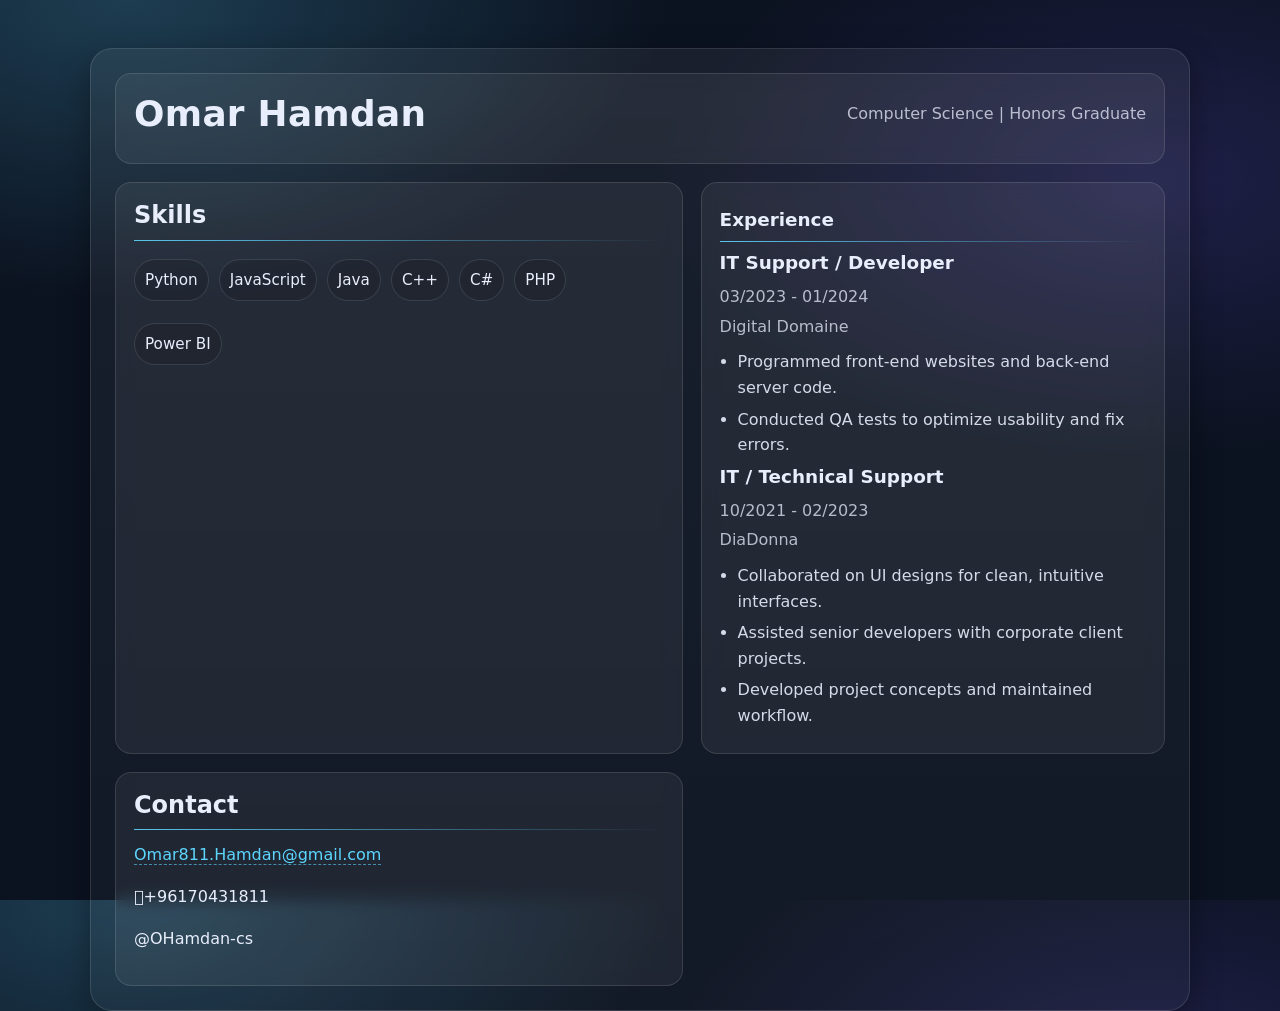
<file: SoftGrowTech/Personal Portfolio/index.html>
<!doctype html>
<html lang="en">
  <head>
    <meta charset="UTF-8" />
    <meta name="viewport" content="width=device-width, initial-scale=1.0" />
    <title>Personal Portfolio</title>
    <link rel="stylesheet" href="style.css" />
  </head>
  <body>
    <section class="my_info">
      <div>
        <h1>Omar Hamdan</h1>
        <h2>Computer Science | Honors Graduate</h2>
        
      </div>
      <div class="skills">
        <h1>
          Skills
          <hr />
        </h1>
        <ul>
          <li>Python</li>
          <li>JavaScript</li>
          <li>Java</li>
          <li>C++</li>
          <li>C#</li>
          <li>PHP</li>
          <li>Power BI</li>
        </ul>
      </div>
      <div class="experience">
        <h1>
          Experience
          <hr />
        </h1>
        <h1>IT Support / Developer</h1>
        <p>03/2023 - 01/2024</p>
        <p>Digital Domaine</p>

        <ul>
          <li>Programmed front-end websites and back-end server code.</li>
          <li>Conducted QA tests to optimize usability and fix errors.</li>
        </ul>

        <h1>IT / Technical Support</h1>
        <p>10/2021 - 02/2023</p>
        <p>DiaDonna</p>
        <ul>
          <li>Collaborated on UI designs for clean, intuitive interfaces.</li>
          <li>Assisted senior developers with corporate client projects.</li>
          <li>Developed project concepts and maintained workflow.</li>
        </ul>
      </div>
      <div class="contact">
        <h1>
          Contact
          <hr />
        </h1>

        <ul>
          <li>
            <a href="mailto:Omar811.Hamdan@gmail.com"
              >Omar811.Hamdan@gmail.com</a
            >
          </li>
          <li><p>&#xf095;+96170431811</p></li>
          <li><p>@OHamdan-cs</p></li>
        </ul>
      </div>
    </section>
  </body>
</html>
</file>
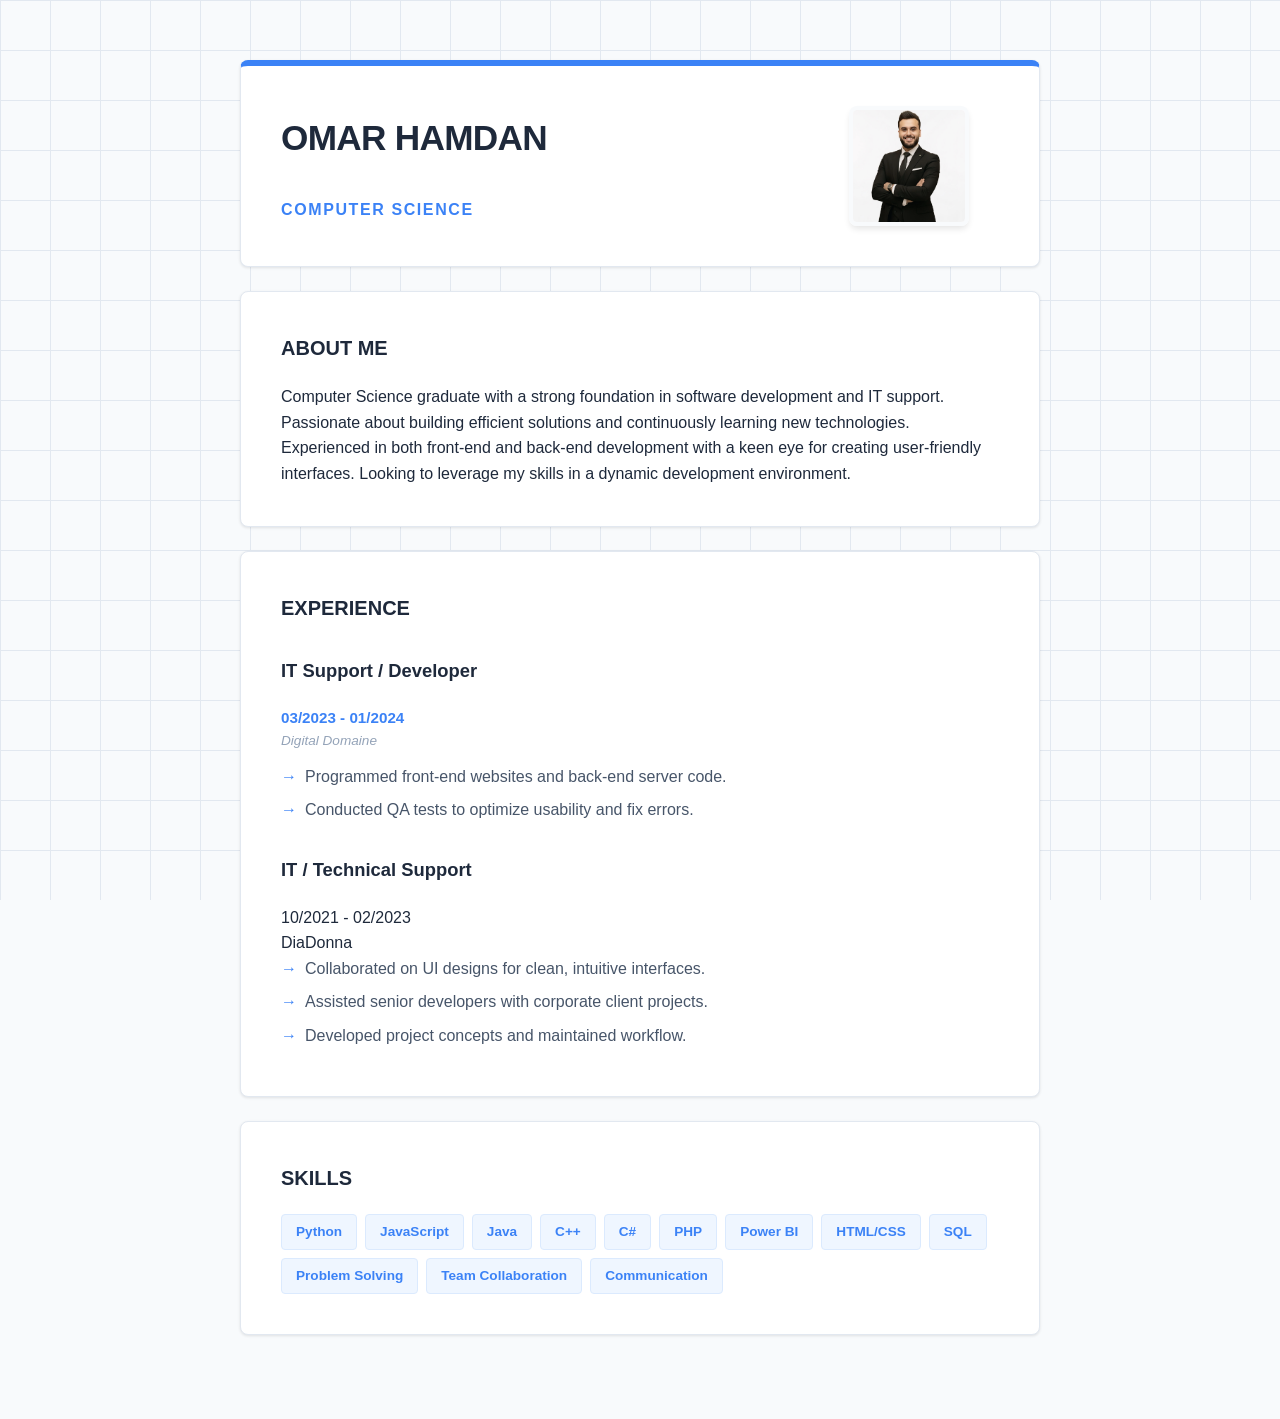
<file: SoftGrowTech/Resume Website Project/index.html>
<!DOCTYPE html>
<html lang="en">
<head>
    <meta charset="UTF-8">
    <meta name="viewport" content="width=device-width, initial-scale=1.0">
    <title>Omar Hamdan - Resume</title>
    <link rel="stylesheet" href="style.css">
</head>
<body>
    <header>
        <h1>Omar Hamdan</h1>
        <h2>Computer Science</h2>
        <img src="images/headshot.jpg" alt="Omar Hamdan">
    </header>
    
    <section class="about">
        <h1>
          About Me
          <hr />
        </h1>
        <p>
            Computer Science graduate with a strong foundation in software development and IT support. 
            Passionate about building efficient solutions and continuously learning new technologies. 
            Experienced in both front-end and back-end development with a keen eye for creating 
            user-friendly interfaces. Looking to leverage my skills in a dynamic development environment.
        </p>
    </section>

    <div class="experience">
        <h1>
          Experience
          <hr />
        </h1>
        <h1>IT Support / Developer</h1>
        <p>03/2023 - 01/2024</p>
        <p>Digital Domaine</p>

        <ul>
          <li>Programmed front-end websites and back-end server code.</li>
          <li>Conducted QA tests to optimize usability and fix errors.</li>
        </ul>

        <h1>IT / Technical Support</h1>
        <p>10/2021 - 02/2023</p>
        <p>DiaDonna</p>
        <ul>
          <li>Collaborated on UI designs for clean, intuitive interfaces.</li>
          <li>Assisted senior developers with corporate client projects.</li>
          <li>Developed project concepts and maintained workflow.</li>
        </ul>
      </div>
      
      <div class="skills">
        <h1>
          Skills
          <hr />
        </h1>
        <ul>
          <li>Python</li>
          <li>JavaScript</li>
          <li>Java</li>
          <li>C++</li>
          <li>C#</li>
          <li>PHP</li>
          <li>Power BI</li>
          <li>HTML/CSS</li>
          <li>SQL</li>
          <li>Problem Solving</li>
          <li>Team Collaboration</li>
          <li>Communication</li>
        </ul>
      </div>
</body>
</html>
</file>
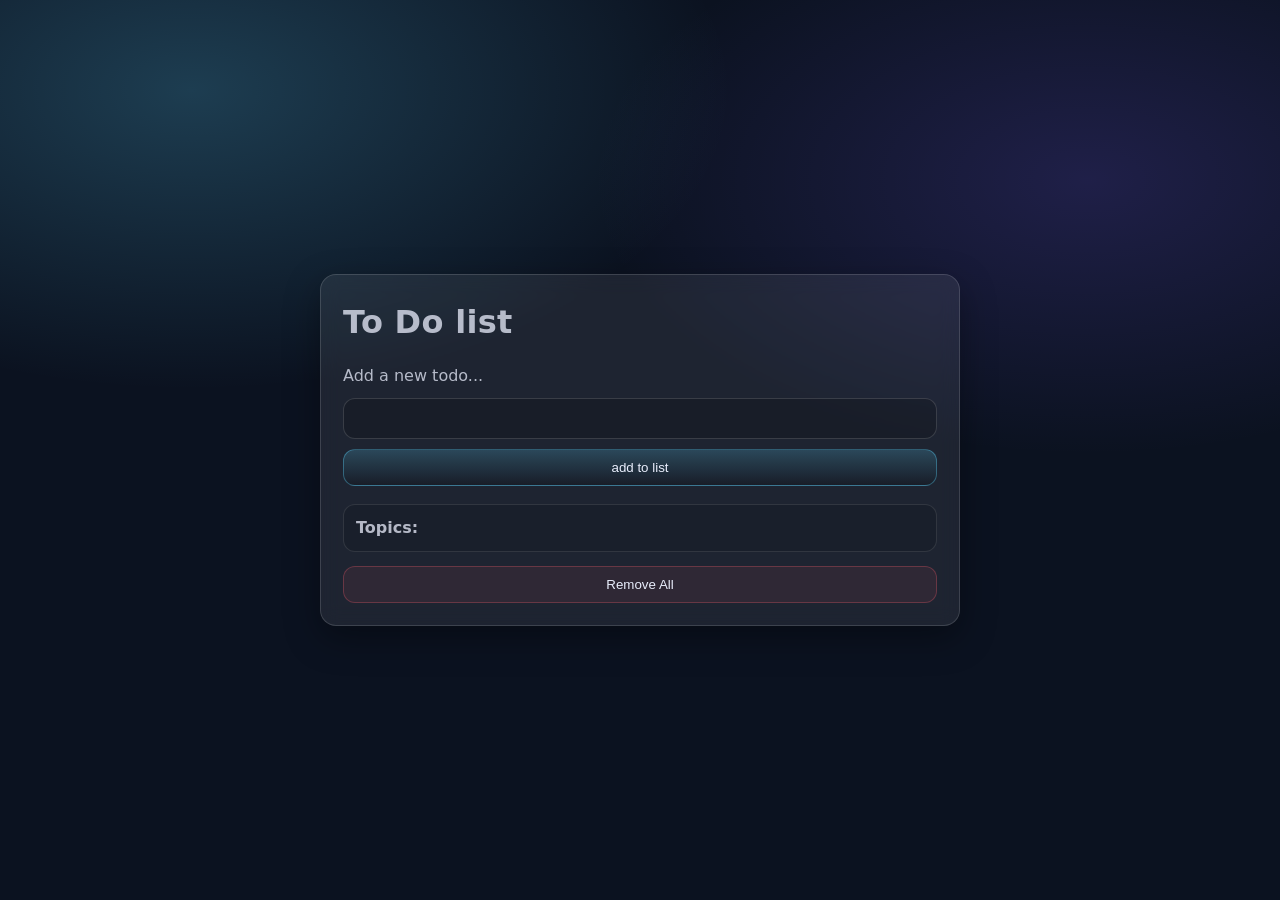
<file: SoftGrowTech/To do list/index.html>
<!DOCTYPE html>
<html lang="en">
<head>
    <meta charset="UTF-8">
    <meta name="viewport" content="width=device-width, initial-scale=1.0">
    <title>To Do List</title>
    <link rel="stylesheet" href="style.css">
</head>
<body>
    <div class="container">
       <h1>To Do list</h1>
    Add a new todo... <br><input type='text' id = 'idea' />
<input type='button' value = 'add to list' id = 'add'>

<ul id= 'list'> 
 <li><b>Topics:</b></li> 
</ul>
<button onclick="RemoveAllTodos()">Remove All</button>

    </div>
   
<script type="text/javascript">
    // Save todos to localStorage
    function saveTodos() {
        var list = document.getElementById('list');
        var items = list.getElementsByTagName('li');
        var todoArray = [];
        
        // Start from index 1 to skip the "Topics:" header
        for (var i = 1; i < items.length; i++) {
            var li = items[i];
            var text = li.querySelector('.todo-text').textContent;
            var done = li.classList.contains('done') ? '1' : '0';
            todoArray.push(text + '::' + done);
        }
        
        localStorage.setItem('todos', todoArray.join('|'));
    }

    // Load saved todos when page loads
    function loadTodos() {
        var storedTodos = localStorage.getItem('todos');
        if (!storedTodos) return;

        var todoArray = storedTodos.split('|');
        for (var i = 0; i < todoArray.length; i++) {
            if (todoArray[i] === '') continue;

            var parts = todoArray[i].split('::');
            var text = parts[0];
            var done = parts[1] === '1';

            addTodoToList(text);

            // mark last added as done if needed
            var list = document.getElementById('list');
            var lastLi = list.lastElementChild;
            if (done) lastLi.classList.add('done');
        }
    }

   function addTodoToList(text) {
  var list = document.getElementById('list');
  var li = document.createElement('li');

  li.innerHTML =
    '<span class="todo-text">' + text + '</span>' +
    ' <button onclick="toggleDone(this)">Done</button>' +
    ' <button onclick="removeTodo(this)">X</button>';

  list.appendChild(li);
}
function toggleDone(button){
  var li = button.parentNode;
  li.classList.toggle('done');
  saveTodos(); // so it persists
}

    document.getElementById('add').onclick = function() {
        var text = document.getElementById('idea').value;
        
        if (text !== '') {
            addTodoToList(text);
            
            // Clear input field
            document.getElementById('idea').value = '';
            
            // Save to localStorage
            saveTodos();
        }
    }

    // Remove individual todo
    function removeTodo(button) {
        var li = button.parentNode;
        li.parentNode.removeChild(li);
        saveTodos();
    }

    // Remove all todos
    function RemoveAllTodos(){
        var list = document.getElementById('list');
        // Remove all li elements except the first one (Topics)
        var items = list.getElementsByTagName('li');
        while (items.length > 1) {
            list.removeChild(items[1]);
        }
        // Clear localStorage
        localStorage.removeItem('todos');
    }

    // Load todos when page loads
    loadTodos();
   
</script>
</body>
</html>
</file>
<file: SoftGrowTech/Personal Portfolio/style.css>
/* style.css */
:root{
  --bg: #0b1220;
  --surface: #0f1a2e;
  --card: rgba(255,255,255,0.06);
  --border: rgba(255,255,255,0.12);
  --text: #e9eefc;
  --muted: rgba(233,238,252,0.75);
  --accent: #5dd6ff;
  --shadow: 0 10px 30px rgba(0,0,0,0.35);
  --radius: 16px;
}

*{ box-sizing: border-box; }
html,body{ height: 100%; }

body{
  margin: 0;
  font-family: system-ui, -apple-system, Segoe UI, Roboto, Arial, sans-serif;
  background: radial-gradient(900px 500px at 10% 0%, rgba(93,214,255,0.22), transparent 60%),
              radial-gradient(900px 500px at 90% 20%, rgba(123,92,255,0.18), transparent 55%),
              var(--bg);
  color: var(--text);
  line-height: 1.6;
}

/* Main layout */
.my_info{
  width: min(1100px, 92vw);
  margin: 48px auto;
  padding: 24px;
  border: 1px solid var(--border);
  border-radius: calc(var(--radius) + 6px);
  background: linear-gradient(180deg, rgba(255,255,255,0.06), rgba(255,255,255,0.03));
  box-shadow: var(--shadow);

  display: grid;
  grid-template-columns: 1.1fr 0.9fr;
  gap: 18px;
}

/* Card styling for each block */
.my_info > div{
  background: var(--card);
  border: 1px solid var(--border);
  border-radius: var(--radius);
  padding: 18px 18px;
  backdrop-filter: blur(8px);
}

/* Make the intro span full width */
.my_info > div:first-child{
  grid-column: 1 / -1;
  display: flex;
  align-items: center;
  justify-content: space-between;
  gap: 16px;
}

/* Headings */
h1,h2{ margin: 0 0 10px; line-height: 1.2; }

.my_info > div:first-child h1{
  font-size: clamp(1.8rem, 2.8vw, 2.4rem);
  letter-spacing: 0.3px;
}
.my_info > div:first-child h2{
  font-size: 1rem;
  color: var(--muted);
  font-weight: 500;
}

/* Horizontal rule inside headings */
h1 hr{
  border: none;
  height: 1px;
  margin: 10px 0 6px;
  background: linear-gradient(90deg, var(--accent), transparent);
  opacity: 0.9;
}

/* Image placeholder */
img{
  width: 120px;
  height: 120px;
  object-fit: cover;
  border-radius: 999px;
  border: 2px solid rgba(93,214,255,0.45);
  background: rgba(255,255,255,0.08);
}

/* Lists */
ul{
  margin: 10px 0 0;
  padding-left: 18px;
}
li{ margin: 6px 0; color: var(--text); }

/* Skills as tags */
.skills ul{
  list-style: none;
  padding-left: 0;
  display: flex;
  flex-wrap: wrap;
  gap: 10px;
  margin-top: 12px;
}
.skills li{
  padding: 8px 10px;
  border-radius: 999px;
  border: 1px solid var(--border);
  background: rgba(0,0,0,0.12);
  color: var(--text);
  font-size: 0.95rem;
}

/* Experience text */
.experience h1{
  font-size: 1.15rem;
  margin-top: 8px;
}
.experience p{
  margin: 4px 0;
  color: var(--muted);
}
.experience ul{
  margin-top: 10px;
}
.experience ul li{
  color: rgba(233,238,252,0.9);
}

/* Contact */
.contact ul{
  list-style: none;
  padding-left: 0;
  margin-top: 12px;
}
.contact li{
  margin: 10px 0;
}
.contact a{
  color: var(--accent);
  text-decoration: none;
  border-bottom: 1px dashed rgba(93,214,255,0.6);
}
.contact a:hover{
  border-bottom-style: solid;
}

/* Responsive */
@media (max-width: 820px){
  .my_info{
    grid-template-columns: 1fr;
    padding: 16px;
  }
  .my_info > div:first-child{
    flex-direction: column;
    align-items: flex-start;
  }
  img{
    width: 96px;
    height: 96px;
  }
}
</file>
<file: SoftGrowTech/Resume Website Project/style.css>
/* CSS Variables - Student Professional Theme */
:root {
    --bg-primary: #f8fafc;
    --bg-secondary: #ffffff;
    --bg-card: #ffffff;
    --text-primary: #1e293b;
    --text-secondary: #475569;
    --text-muted: #94a3b8;
    --accent-primary: #3b82f6; /* Trusting Blue */
    --accent-secondary: #10b981; /* Growth Green */
    --border-color: #e2e8f0;
    --shadow-sm: 0 1px 3px rgba(0,0,0,0.1);
    --shadow-md: 0 4px 6px -1px rgba(0,0,0,0.1);
    --font-main: 'Inter', -apple-system, BlinkMacSystemFont, sans-serif;
    --radius-sm: 4px;
    --radius-md: 8px;
    --radius-lg: 12px;
}

/* Reset & Base */
* {
    box-sizing: border-box;
    margin: 0;
    padding: 0;
}

body {
    font-family: var(--font-main);
    background-color: var(--bg-primary);
    background-image: 
        linear-gradient(var(--border-color) 1px, transparent 1px),
        linear-gradient(90deg, var(--border-color) 1px, transparent 1px);
    background-size: 50px 50px; /* Subtle grid paper effect */
    background-attachment: fixed;
    color: var(--text-primary);
    line-height: 1.6;
    padding: 60px 20px;
    display: flex;
    flex-direction: column;
    align-items: center;
}

/* Layout Containers */
header, .about, .experience, .skills {
    width: 100%;
    max-width: 800px;
    background: var(--bg-card);
    margin-bottom: 24px;
    padding: 40px;
    border-radius: var(--radius-md);
    border: 1px solid var(--border-color);
    box-shadow: var(--shadow-sm);
}

/* Header - The Resume Look */
header {
    text-align: left;
    display: grid;
    grid-template-columns: 1fr 150px;
    align-items: center;
    border-top: 6px solid var(--accent-primary);
}

header h1 {
    font-size: 2.2rem;
    font-weight: 800;
    color: var(--text-primary);
    letter-spacing: -0.02em;
}

header h2 {
    font-size: 1rem;
    color: var(--accent-primary);
    text-transform: uppercase;
    letter-spacing: 0.1em;
    font-weight: 600;
    margin-top: 4px;
}

header img {
    grid-column: 2;
    grid-row: 1 / 3;
    width: 120px;
    height: 120px;
    border-radius: var(--radius-md);
    object-fit: cover;
    filter: grayscale(20%);
    border: 4px solid var(--bg-primary);
    box-shadow: var(--shadow-md);
}

/* Sections */
h1 {
    font-size: 1.25rem;
    font-weight: 700;
    text-transform: uppercase;
    color: var(--text-primary);
    margin-bottom: 20px;
    display: flex;
    align-items: center;
}

h1 hr {
    display: none; /* Clean look without the HR lines */
}

/* Experience Styling */
.experience h1:not(:first-child) {
    margin-top: 32px;
    text-transform: none;
    font-size: 1.15rem;
    color: var(--text-primary);
}

.experience p:nth-of-type(1) {
    color: var(--accent-primary);
    font-weight: 600;
    font-size: 0.95rem;
}

.experience p:nth-of-type(2) {
    color: var(--text-muted);
    font-size: 0.85rem;
    margin-bottom: 12px;
    font-style: italic;
}

.experience ul li {
    list-style: none;
    padding-left: 1.5rem;
    position: relative;
    margin-bottom: 8px;
    color: var(--text-secondary);
}

.experience ul li::before {
    content: "→";
    position: absolute;
    left: 0;
    color: var(--accent-primary);
    font-weight: bold;
}

/* Skills - Tag Cloud */
.skills ul {
    display: flex;
    flex-wrap: wrap;
    gap: 8px;
    list-style: none;
}

.skills li {
    background: #eff6ff;
    color: var(--accent-primary);
    padding: 6px 14px;
    border-radius: var(--radius-sm);
    font-size: 0.85rem;
    font-weight: 600;
    border: 1px solid #dbeafe;
    transition: all 0.2s ease;
}

.skills li:hover {
    background: var(--accent-primary);
    color: white;
}

/* Responsiveness */
@media (max-width: 768px) {
    header {
        grid-template-columns: 1fr;
        text-align: center;
        padding: 30px;
    }
    
    header img {
        grid-column: 1;
        grid-row: 1;
        margin: 0 auto 20px;
    }
    
    body {
        padding: 20px 10px;
    }
}

/* Hover Effects for Interactivity */
.experience, .about, .skills {
    transition: transform 0.2s ease, box-shadow 0.2s ease;
}

.experience:hover, .about:hover, .skills:hover {
    transform: translateY(-4px);
    box-shadow: 0 10px 15px -3px rgba(0, 0, 0, 0.1);
}
</file>
<file: SoftGrowTech/To do list/style.css>
/* style.css */

/* Reset + base */
* { box-sizing: border-box; }
html, body { height: 100%; }

:root{
  --bg: #0b1220;
  --card: rgba(255,255,255,0.08);
  --border: rgba(255,255,255,0.14);
  --text: #e9eefc;
  --muted: rgba(233,238,252,0.75);
  --accent: #5dd6ff;
  --danger: #ff5d6c;
  --shadow: 0 12px 35px rgba(0,0,0,0.35);
  --radius: 16px;
}

body{
  margin: 0;
  font-family: system-ui, -apple-system, Segoe UI, Roboto, Arial, sans-serif;
  color: var(--text);
  background:
    radial-gradient(900px 500px at 15% 10%, rgba(93,214,255,0.22), transparent 60%),
    radial-gradient(900px 500px at 85% 20%, rgba(123,92,255,0.18), transparent 55%),
    var(--bg);
  display: grid;
  place-items: center;
  padding: 24px;
}

/* Card container */
.container{
  width: min(640px, 92vw);
  background: var(--card);
  border: 1px solid var(--border);
  border-radius: var(--radius);
  box-shadow: var(--shadow);
  padding: 22px;
  backdrop-filter: blur(10px);
}

/* Title */
.container h1{
  margin: 0 0 14px;
  font-size: clamp(1.5rem, 2.6vw, 2rem);
  letter-spacing: 0.3px;
}

/* Label text "Add a new todo..." */
.container{
  line-height: 1.6;
  color: var(--muted);
}

/* Inputs */
#idea{
  width: 100%;
  margin-top: 10px;
  padding: 12px 12px;
  border-radius: 12px;
  border: 1px solid var(--border);
  background: rgba(0,0,0,0.18);
  color: var(--text);
  outline: none;
}

#idea::placeholder{ color: rgba(233,238,252,0.55); }

#idea:focus{
  border-color: rgba(93,214,255,0.55);
  box-shadow: 0 0 0 4px rgba(93,214,255,0.12);
}

/* Buttons (Add + Remove All + X) */
input[type="button"], button{
  border: 1px solid var(--border);
  background: rgba(0,0,0,0.18);
  color: var(--text);
  padding: 10px 12px;
  border-radius: 12px;
  cursor: pointer;
  transition: transform 0.08s ease, border-color 0.2s ease, background 0.2s ease;
}

input[type="button"]:hover, button:hover{
  border-color: rgba(93,214,255,0.45);
  background: rgba(93,214,255,0.10);
}

input[type="button"]:active, button:active{
  transform: translateY(1px);
}

/* Make the "add to list" button align nicely under input */
#add{
  margin-top: 10px;
  width: 100%;
  background: linear-gradient(180deg, rgba(93,214,255,0.20), rgba(0,0,0,0.18));
  border-color: rgba(93,214,255,0.35);
}

/* List */
#list{
  margin: 18px 0 14px;
  padding: 0;
  list-style: none;
  color: var(--text);
}

/* First item "Topics:" */
#list li:first-child{
  padding: 10px 12px;
  border-radius: 12px;
  border: 1px solid rgba(255,255,255,0.10);
  background: rgba(0,0,0,0.12);
  color: var(--muted);
}

/* Todo items */
#list li{
  display: flex;
  align-items: center;
  justify-content: space-between;
  gap: 12px;

  margin-top: 10px;
  padding: 10px 12px;
  border-radius: 12px;
  border: 1px solid var(--border);
  background: rgba(0,0,0,0.14);
}

/* The X remove button inside each li */
#list li button{
  padding: 6px 10px;
  border-radius: 10px;
  border-color: rgba(255,93,108,0.35);
  background: rgba(255,93,108,0.10);
}

#list li button:hover{
  border-color: rgba(255,93,108,0.55);
  background: rgba(255,93,108,0.16);
}

/* Remove All button (last button in container) */
.container > button{
  width: 100%;
  border-color: rgba(255,93,108,0.28);
  background: rgba(255,93,108,0.08);
}

.container > button:hover{
  border-color: rgba(255,93,108,0.5);
  background: rgba(255,93,108,0.14);
}
.done .todo-text{
  text-decoration: line-through;
  opacity: 0.65;
}
</file>
